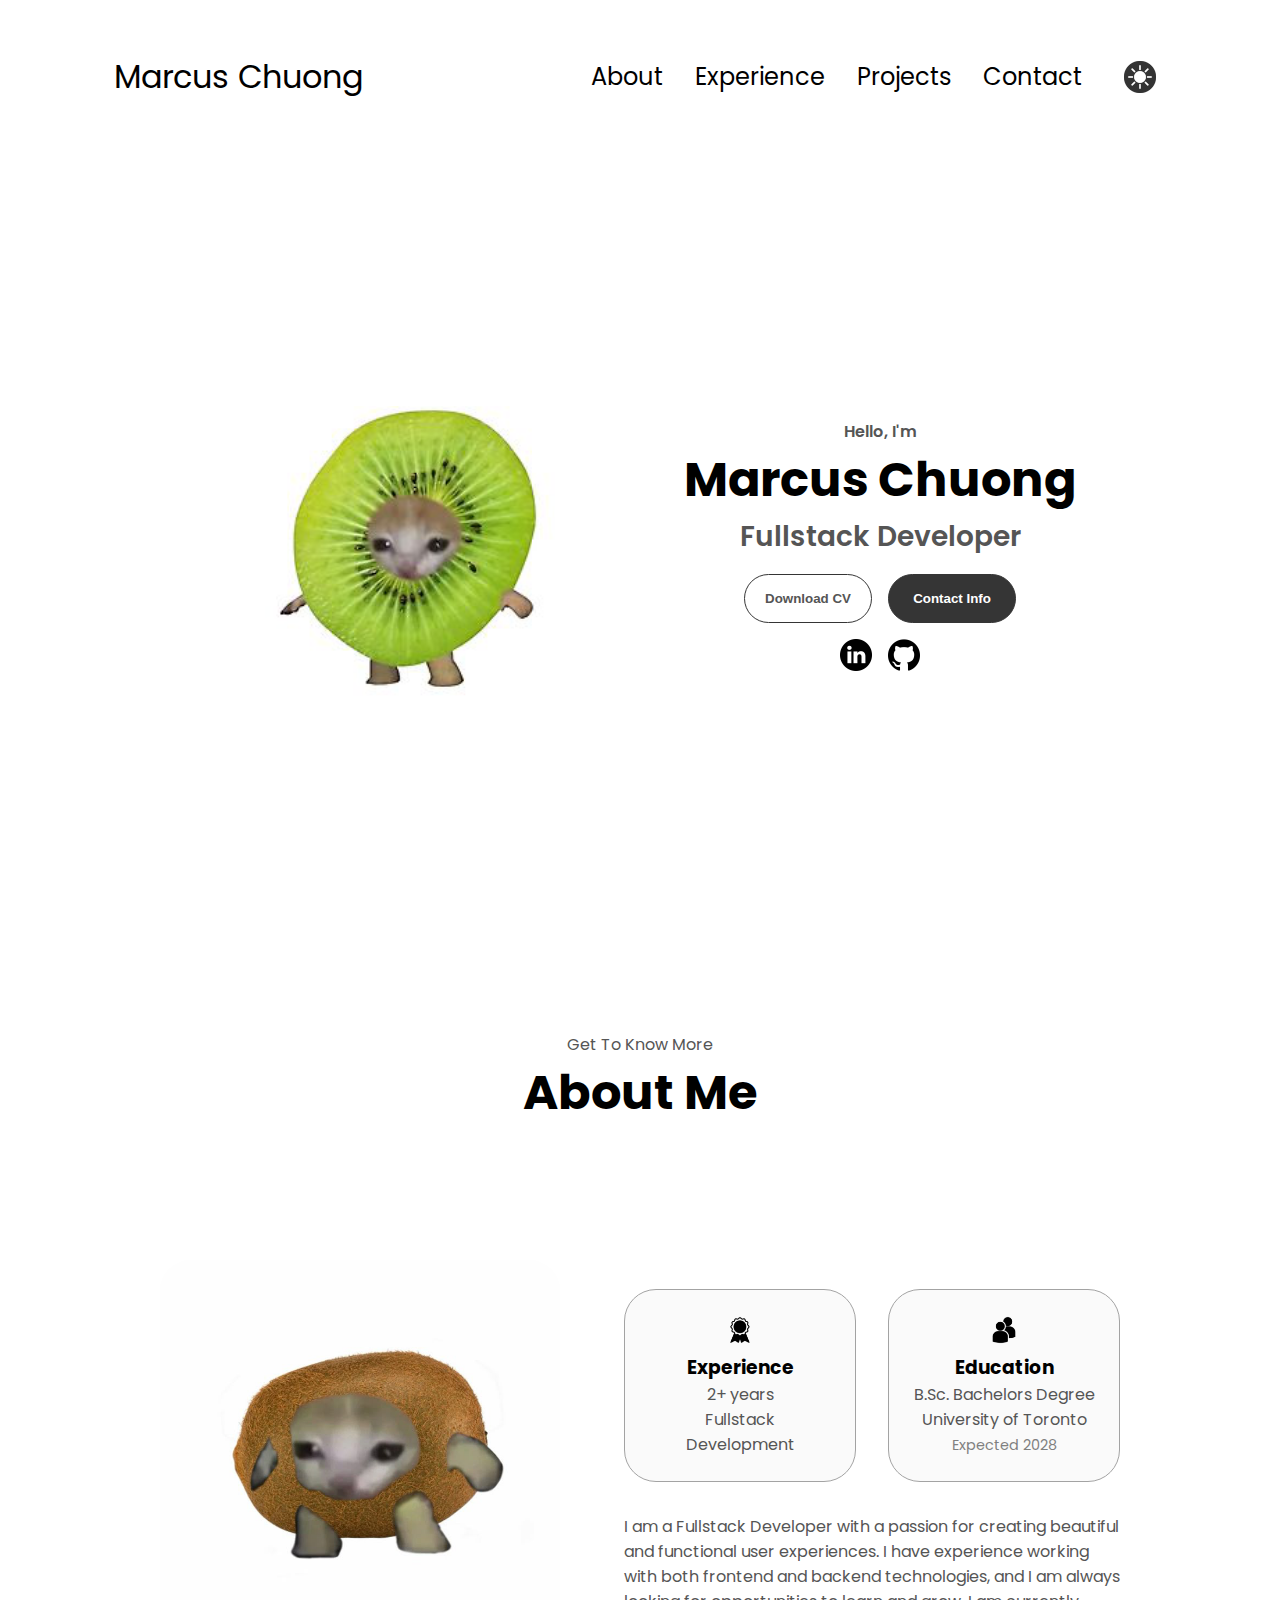
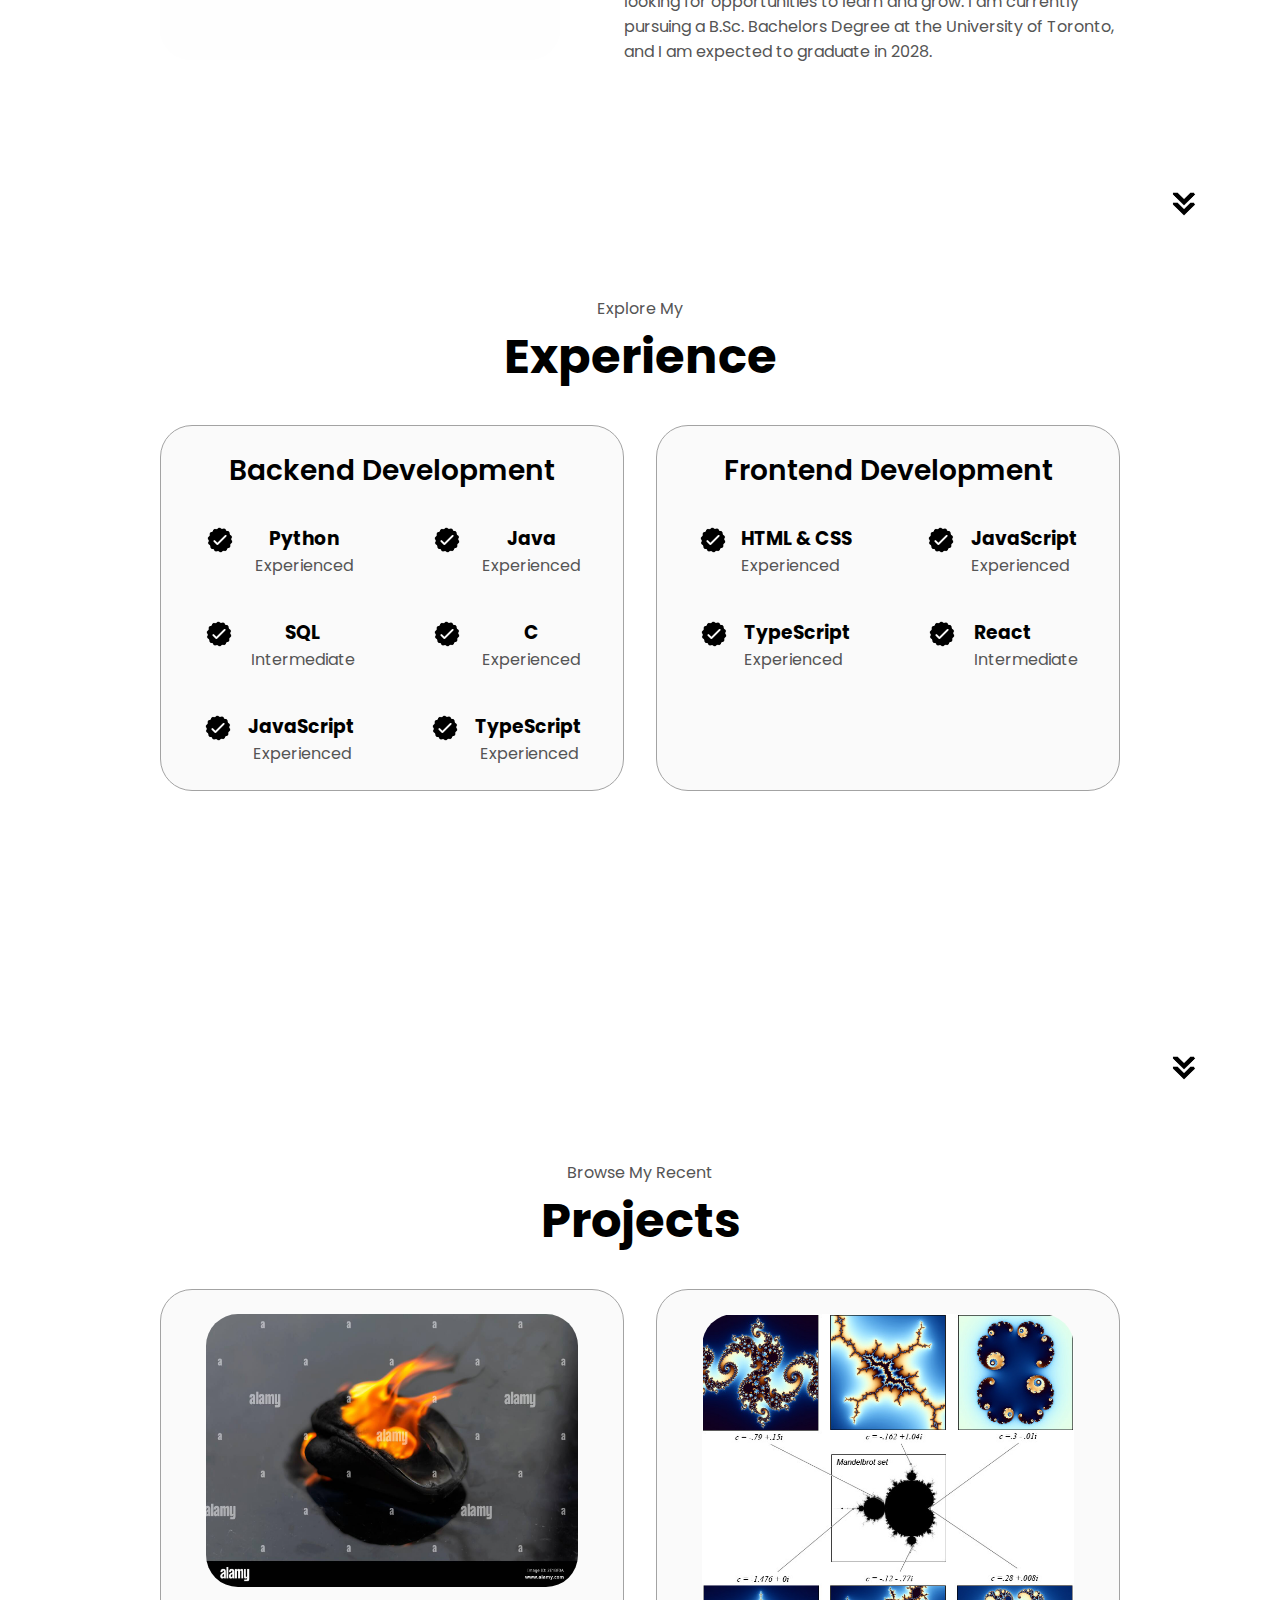
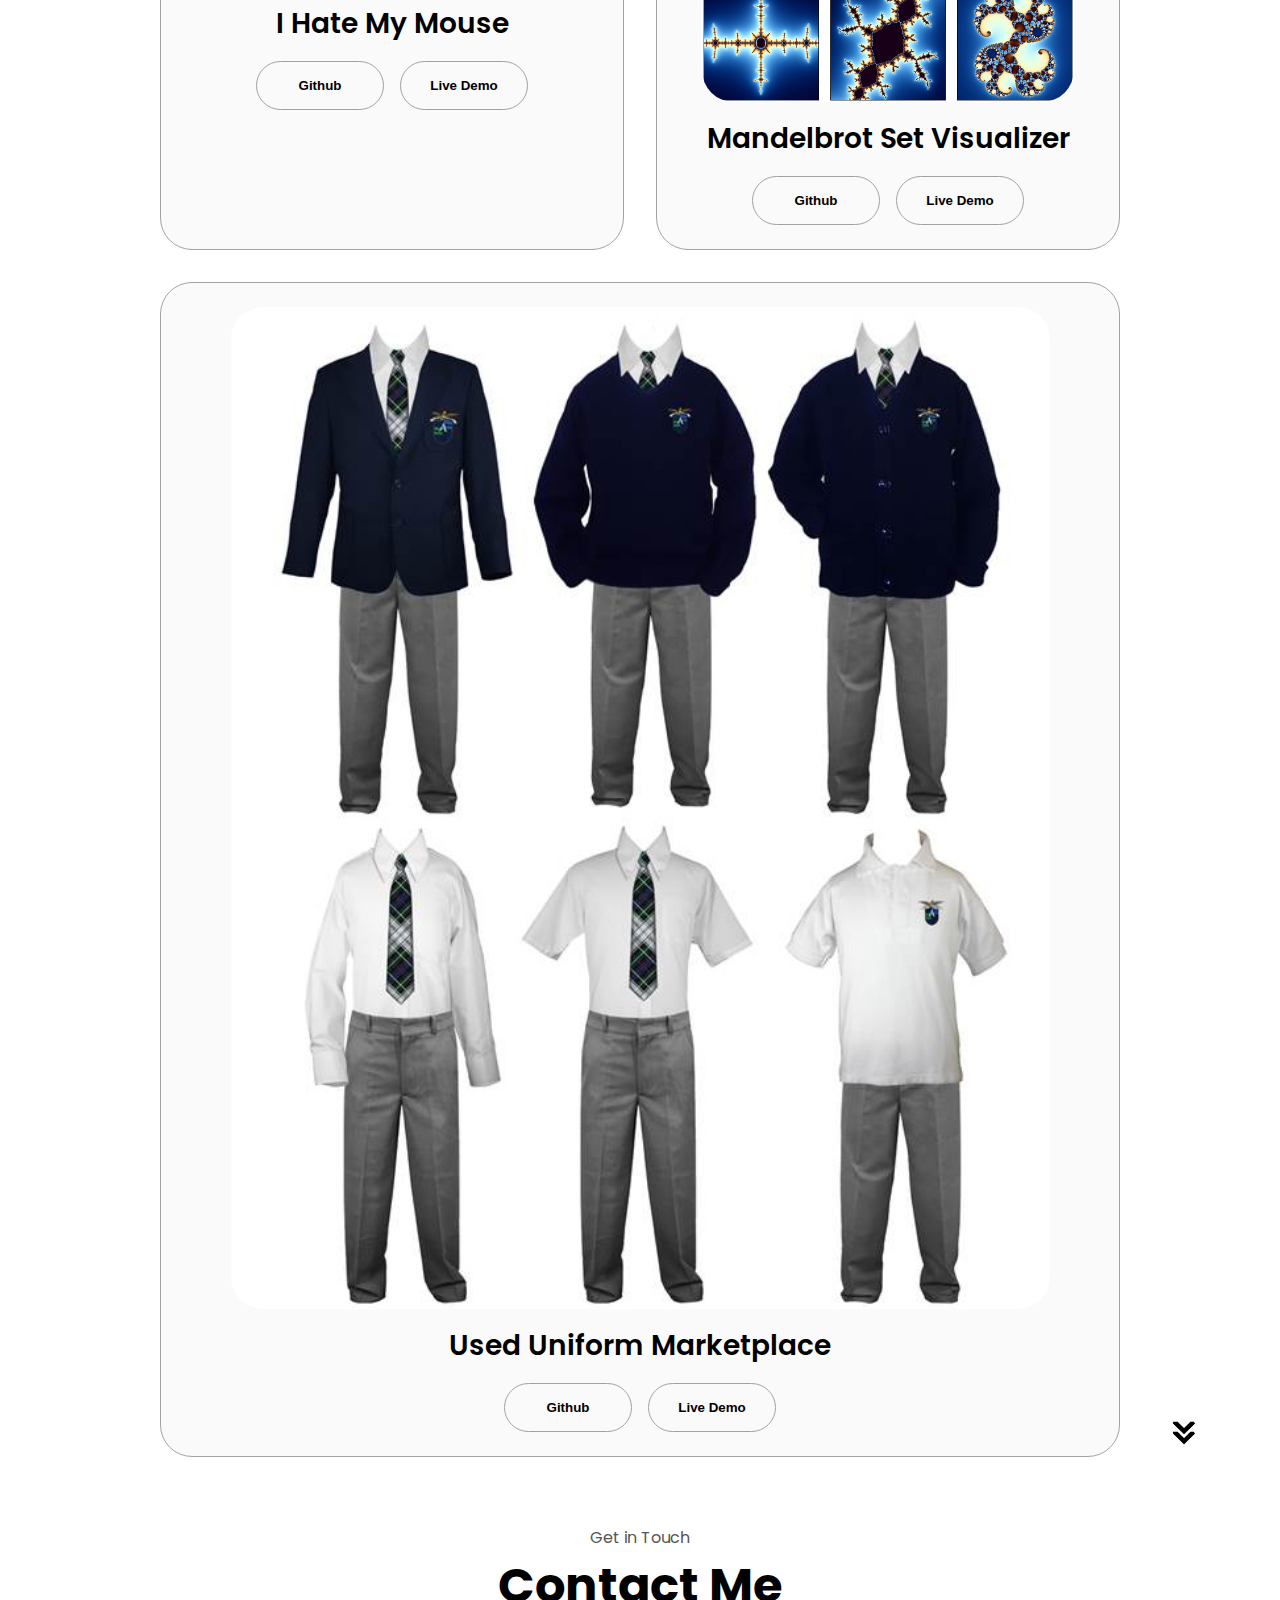
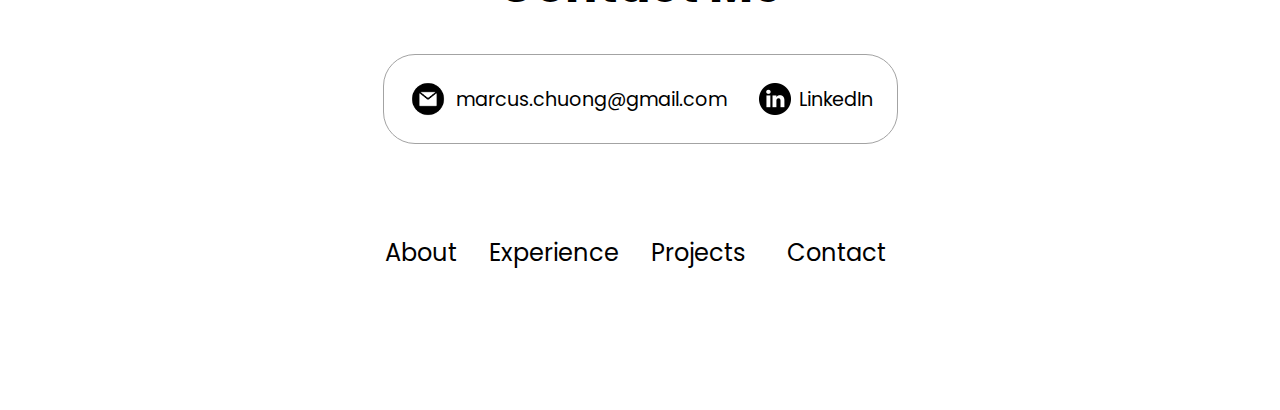
<file: index.html>
<!DOCTYPE html>
<html lang="en">
  <head>
    <meta charset="UTF-8" />
    <meta http-equiv="X-UA-Compatible" content="IE=edge" />
    <meta name="viewport" content="width=device-width, initial-scale=1.0" />
    <title>My Portfolio</title>
    <link rel="stylesheet" href="style.css" />
    <link rel="stylesheet" href="mediaqueries.css" />
  </head>
  <body>
    <nav id="desktop-nav">
      <div class="logo">Marcus Chuong</div>
      <div>
        <ul class="nav-links">
          <li><a href="#about">About</a></li>
          <li><a href="#experience">Experience</a></li>
          <li><a href="#projects">Projects</a></li>
          <li><a href="#contact">Contact</a></li>
          <li>
            <img
              id="modeToggle"
              class="icon color-icon"
              src="./assets/theme_light.png"
              src-light="./assets/theme_light.png"
              src-dark="./assets/theme_dark.png"
              alt="Color them icon"
            />
          </li>
        </ul>
      </div>
    </nav>
    <nav id="hamburger-nav">
      <div class="logo">Marcus Chuong</div>
      <div class="hamburger-menu">
        <div class="hamburger-icon" onclick="toggleMenu()">
          <span></span>
          <span></span>
          <span></span>
        </div>
        <div class="menu-links">
          <li><a href="#about" onclick="toggleMenu()">About</a></li>
          <li><a href="#experience" onclick="toggleMenu()">Experience</a></li>
          <li><a href="#projects" onclick="toggleMenu()">Projects</a></li>
          <li><a href="#contact" onclick="toggleMenu()">Contact</a></li>
          <li>
            <img
              id="modeToggle2"
              class="icon color-icon"
              src="./assets/theme_light.png"
              src-light="./assets/theme_light.png"
              src-dark="./assets/theme_dark.png"
              alt="Color them icon"
            />
          </li>
        </div>
      </div>
    </nav>
    <section id="profile" class="fade-in-section">
      <div class="section__pic-container">
        <img src="./assets/kiwi cat-modified.png" alt="Marcus Chuong profile picture" />
      </div>
      <div class="section__text">
        <p class="section__text__p1" id="hello-text">Hello, I'm</p>
        <h1 class="title" id="name-text">Marcus Chuong</h1>
        <p class="section__text__p2" id="role-text">Fullstack Developer</p>
        <div class="btn-container">
          <button
            class="btn btn-color-2"
            onclick="window.open('./assets/resume-example.pdf')"
          >
            Download CV
          </button>
          <button class="btn btn-color-1" onclick="location.href='./#contact'">
            Contact Info
          </button>
        </div>
        <div id="socials-container">
          <img
            src="./assets/linkedin_light.png"
            src-light="./assets/linkedin_light.png"
            src-dark="./assets/linkedin_dark.png"
            alt="My LinkedIn profile"
            class="icon linkedin-icon"
            onclick="location.href='www.linkedin.com/in/marcus-chuong'"
          />
          <img
            src="./assets/github_light.png"
            src-light="./assets/github_light.png"
            src-dark="./assets/github_dark.png"
            alt="My github profile"
            class="icon github-icon"
            onclick="location.href='https://github.com/toenailMuncher'"
          />
        </div>
      </div>
    </section>
    <section id="about" class="fade-in-section">
      <p class="section__text__p1">Get To Know More</p>
      <h1 class="title">About Me</h1>
      <div class="section-container">
        <div class="section__pic-container">
          <img
            src="./assets/wholeKiwi.png"
            alt="Profile picture"
            class="about-pic"
          />
        </div>
        <div class="about-details-container">
          <div class="about-containers">
            <div class="details-container">
              <img
                src="./assets/experience_light.png"
                src-light="./assets/experience_light.png"
                src-dark="./assets/experience_dark.png"
                alt="Experience icon"
                class="icon"
              />
              <h3>Experience</h3>
              <p>2+ years <br />Fullstack Development</p>
            </div>
            <div class="details-container">
              <img
                src="./assets/education_light.png"
                src-light="./assets/education_light.png"
                src-dark="./assets/education_dark.png"
                alt="Education icon"
                class="icon"
              />
              <h3>Education</h3>
              <p>B.Sc. Bachelors Degree<br />University of Toronto<br /><span style="font-size: 0.9em; color: grey;">Expected 2028</span></p>
            </div>
          </div>
          <div class="text-container">
            <p>
              I am a Fullstack Developer with a passion for creating beautiful
              and functional user experiences. I have experience working with
              both frontend and backend technologies, and I am always looking
              for opportunities to learn and grow. I am currently pursuing a
              B.Sc. Bachelors Degree at the University of Toronto, and I am
              expected to graduate in 2028.
            </p>
          </div>
        </div>
      </div>
      <img
        src="./assets/arrow_light.png"
        src-light="./assets/arrow_light.png"
        src-dark="./assets/arrow_dark.png"
        alt="Arrow icon"
        class="icon arrow"
        onclick="location.href='./#experience'"
      />
    </section>
    <section id="experience" class="fade-in-section">
      <p class="section__text__p1">Explore My</p>
      <h1 class="title">Experience</h1>
      <div class="experience-details-container">
        <div class="about-containers">
          <div class="details-container">
            <h2 class="experience-sub-title">Backend Development</h2>
            <div class="article-container" style="text-align: center;">
              <article>
                <img
                  src="./assets/checkmark_light.png"
                  src-light="./assets/checkmark_light.png"
                  src-dark="./assets/checkmark_dark.png"
                  alt="Experience icon"
                  class="icon"
                />
                <div>
                  <h3>Python</h3>
                  <p>Experienced</p>
                </div>
              </article>
              <article>
                <img
                  src="./assets/checkmark_light.png"
                  src-light="./assets/checkmark_light.png"
                  src-dark="./assets/checkmark_dark.png"
                  alt="Experience icon"
                  class="icon"
                />
                <div>
                  <h3>Java</h3>
                  <p>Experienced</p>
                </div>
              </article>
              <article>
                <img
                  src="./assets/checkmark_light.png"
                  src-light="./assets/checkmark_light.png"
                  src-dark="./assets/checkmark_dark.png"
                  alt="Experience icon"
                  class="icon"
                />
                <div>
                  <h3>SQL</h3>
                  <p>Intermediate</p>
                </div>
              </article>
              <article>
                <img
                  src="./assets/checkmark_light.png"
                  src-light="./assets/checkmark_light.png"
                  src-dark="./assets/checkmark_dark.png"
                  alt="Experience icon"
                  class="icon"
                />
                <div>
                  <h3>C</h3>
                  <p>Experienced</p>
                </div>
              </article>
              <article>
                <img
                  src="./assets/checkmark_light.png"
                  src-light="./assets/checkmark_light.png"
                  src-dark="./assets/checkmark_dark.png"
                  alt="Experience icon"
                  class="icon"
                />
                <div>
                  <h3>JavaScript</h3>
                  <p>Experienced</p>
                </div>
              </article>
              <article>
                <img
                  src="./assets/checkmark_light.png"
                  src-light="./assets/checkmark_light.png"
                  src-dark="./assets/checkmark_dark.png"
                  alt="Experience icon"
                  class="icon"
                />
                <div>
                  <h3>TypeScript</h3>
                  <p>Experienced</p>
                </div>
              </article>
            </div>
          </div>
          <div class="details-container">
            <h2 class="experience-sub-title">Frontend Development</h2>
            <div class="article-container">
              <article>
                <img
                  src="./assets/checkmark_light.png"
                  src-light="./assets/checkmark_light.png"
                  src-dark="./assets/checkmark_dark.png"
                  alt="Experience icon"
                  class="icon"
                />
                <div>
                  <h3>HTML & CSS</h3>
                  <p>Experienced</p>
                </div>
              </article>
              <article>
                <img
                  src="./assets/checkmark_light.png"
                  src-light="./assets/checkmark_light.png"
                  src-dark="./assets/checkmark_dark.png"
                  alt="Experience icon"
                  class="icon"
                />
                <div>
                  <h3>JavaScript</h3>
                  <p>Experienced</p>
                </div>
              </article>
              <article>
                <img
                  src="./assets/checkmark_light.png"
                  src-light="./assets/checkmark_light.png"
                  src-dark="./assets/checkmark_dark.png"
                  alt="Experience icon"
                  class="icon"
                />
                <div>
                  <h3>TypeScript</h3>
                  <p>Experienced</p>
                </div>
              </article>
              <article>
                <img
                  src="./assets/checkmark_light.png"
                  src-light="./assets/checkmark_light.png"
                  src-dark="./assets/checkmark_dark.png"
                  alt="Experience icon"
                  class="icon"
                />
                <div>
                  <h3>React</h3>
                  <p>Intermediate</p>
                </div>
              </article>
            </div>
          </div>
        </div>
      </div>
      <img
        src="./assets/arrow_light.png"
        src-light="./assets/arrow_light.png"
        src-dark="./assets/arrow_dark.png"
        alt="Arrow icon"
        class="icon arrow"
        onclick="location.href='./#projects'"
      />
    </section>
    <section id="projects" class="fade-in-section">
      <p class="section__text__p1">Browse My Recent</p>
      <h1 class="title">Projects</h1>
      <div class="experience-details-container">
        <div class="about-containers">
          <div class="details-container color-container">
            <div class="article-container">
              <img
                src="./assets/burning mouse.png"
                alt="Project 1"
                class="project-img"
              />
            </div>
            <h2 class="experience-sub-title project-title">I Hate My Mouse </h2>
            <div class="btn-container">
              <button
                class="btn btn-color-2 project-btn"
                onclick="location.href='https://github.com/toenailMuncher/I-hate-using-my-mouse'"
              >
                Github
              </button>
              <button
                class="btn btn-color-2 project-btn"
                onclick="location.href='https://github.com/toenailMuncher/I-hate-using-my-mouse/tree/main/__pycache__'"
              >
                Live Demo
              </button>
            </div>
          </div>
          <div class="details-container color-container">
            <div class="article-container">
              <img
                src="./assets/mandelbrot.png"
                alt="Project 2"
                class="project-img"
              />
            </div>
            <h2 class="experience-sub-title project-title">Mandelbrot Set Visualizer</h2>
            <div class="btn-container">
              <button
                class="btn btn-color-2 project-btn"
                onclick="location.href='https://github.com/toenailMuncher/Mandelbrot-Set'"
              >
                Github
              </button>
              <button
                class="btn btn-color-2 project-btn"
                onclick="location.href='https://github.com/toenailMuncher/Mandelbrot-Set/tree/main/mandelbrotSet'"
              >
                Live Demo
              </button>
            </div>
          </div>
          <div class="details-container color-container">
            <div class="article-container">
              <img
                src="./assets/uniform.png"
                alt="Project 3"
                class="project-img"
              />
            </div>
            <h2 class="experience-sub-title project-title">Used Uniform Marketplace</h2>
            <div class="btn-container">
              <button
                class="btn btn-color-2 project-btn"
                onclick="location.href='https://github.com/ConfusingDuck/Uniform-App'"
              >
                Github
              </button>
              <button
                class="btn btn-color-2 project-btn"
                onclick="location.href='https://github.com/'"
              >
                Live Demo
              </button>
            </div>
          </div>
        </div>
      </div>
      <img
        src="./assets/arrow_light.png"
        src-light="./assets/arrow_light.png"
        src-dark="./assets/arrow_dark.png"
        alt="Arrow icon"
        class="icon arrow"
        onclick="location.href='./#contact'"
      />
    </section>
    <section id="contact" class="fade-in-section">
      <p class="section__text__p1">Get in Touch</p>
      <h1 class="title">Contact Me</h1>
      <div class="contact-info-upper-container">
        <div class="contact-info-container">
          <img
            src="./assets/email_light.png"
            src-light="./assets/email_light.png"
            src-dark="./assets/email_dark.png"
            alt="Email icon"
            class="icon contact-icon email-icon"
          />
          <p><a href="mailto:examplemail@gmail.com">marcus.chuong@gmail.com</a></p>
        </div>
        <div class="contact-info-container">
          <img
            src="./assets/linkedin_light.png"
            src-light="./assets/linkedin_light.png"
            src-dark="./assets/linkedin_dark.png"
            alt="My LinkedIn profile"
            class="icon linkedin-icon"
            onclick="location.href='www.linkedin.com/in/marcus-chuong'"
          />
          <p><a href="https://www.linkedin.com">LinkedIn</a></p>
        </div>
      </div>
    </section>
    <footer>
      <nav>
        <div class="nav-links-container">
          <ul class="nav-links">
            <li><a href="#about">About</a></li>
            <li><a href="#experience">Experience</a></li>
            <li><a href="#projects">Projects</a></li>
            <li><a href="#contact">Contact</a></li>
          </ul>
        </div>
      </nav>
    </footer>
    <script src="script.js"></script>
  </body>
</html>
</file>
<file: style.css>
/* GENERAL */

@import url("https://fonts.googleapis.com/css2?family=Poppins:wght@300;400;500;600&display=swap");

/* Default Light Mode */
:root {
  --primary-color: white;
  --primary-color-2: rgb(250, 250, 250);
  --primary-color-3: rgb(181, 181, 181);
  --background-color: rgb(255, 255, 255);
  --secondary-color: black;
  --secondary-color-2: rgb(85, 85, 85);
  --button-background: rgb(53, 53, 53);
  --button-text-hover: grey;
  --button-border: rgb(53, 53, 53) 0.1rem solid;
  --button-border-2: rgb(255, 255, 255) 0.1rem solid;
  --container-border: rgb(163, 163, 163);
  --transition-duration: 0.3s;
}

/* Dark Mode */
[theme="dark"] {
  --primary-color: black;
  --primary-color-2: rgb(39, 39, 39);
  --primary-color-3: rgb(74, 74, 74);
  --background-color: rgb(33, 33, 33);
  --secondary-color: white;
  --secondary-color-2: rgb(170, 170, 170);
  --button-background: rgb(202, 202, 202);
  --button-text-hover: lightgrey;
  --button-border: rgb(202, 202, 202) 0.1rem solid;
  --button-border-2: rgb(0, 0, 0) 0.1rem solid;
  --container-border: rgb(92, 92, 92);
}

* {
  margin: 0;
  padding: 0;
}

h3 {
  color: var(--secondary-color);
}

body {
  font-family: "Poppins", sans-serif;
  background-color: var(--background-color);
  transition: background-color var(--transition-duration), color var(--transition-duration);
}

html {
  scroll-behavior: smooth;
}

p {
  color: var(--secondary-color-2);
}

/* TRANSITION */

a,
.btn {
  transition: all 300ms ease;
}

nav,
.menu-links,
.details-container,
.color-container,
.contact-info-upper-container {
  transition: background-color var(--transition-duration), color var(--transition-duration), border-color var(--transition-duration);
}

.icon {
  transition: filter var(--transition-duration);
}

/* DESKTOP NAV */

nav,
.nav-links {
  display: flex;
  align-items: center;
}

nav {
  justify-content: space-around;
  height: 17vh;
}

.nav-links {
  gap: 2rem;
  list-style: none;
  font-size: 1.5rem;
}

nav li:last-child {
  width: max-content;
  display: flex;
  margin: auto;
  padding: 10px;
}

a {
  color: var(--secondary-color);
  text-decoration: none;
  text-decoration-color: var(--primary-color);
}

a:hover {
  text-decoration: underline;
  text-underline-offset: 1rem;
  text-decoration-color: var(--secondary-color);
}

nav a:hover {
  color: var(--secondary-color);
  text-decoration-color: var(--secondary-color);
}

.logo {
  font-size: 2rem;
  color: var(--secondary-color);
}

.logo:hover {
  cursor: default;
}

/* HAMBURGER MENU */

#hamburger-nav {
  display: none;
}

.hamburger-menu {
  position: relative;
  display: inline-block;
}

.hamburger-icon {
  display: flex;
  flex-direction: column;
  justify-content: space-between;
  height: 24px;
  width: 30px;
  cursor: pointer;
}

.hamburger-icon span {
  width: 100%;
  height: 2px;
  background-color: var(--secondary-color);
  transition: all 0.3 ease-in-out;
}

.menu-links {
  position: absolute;
  top: 100%;
  right: 0;
  background-color: var(--primary-color);
  width: fit-content;
  max-height: 0;
  overflow: hidden;
  transition: all 0.3 ease-in-out;
}

.menu-links a {
  display: block;
  padding: 10px;
  text-align: center;
  font-size: 1.5rem;
  color: var(--secondary-color);
  text-decoration: none;
  transition: all 0.3 ease-in-out;
}

.menu-links li {
  list-style: none;
}

.menu-links.open {
  max-height: 300px;
}

.hamburger-icon.open span:first-child {
  transform: rotate(45deg) translate(10px, 5px);
}

.hamburger-icon.open span:nth-child(2) {
  opacity: 0;
}

.hamburger-icon.open span:last-child {
  transform: rotate(-45deg) translate(10px, -5px);
}

.hamburger-icon span:first-child {
  transform: none;
}

.hamburger-icon span:first-child {
  opacity: 1;
}

.hamburger-icon span:first-child {
  transform: none;
}

/* SECTIONS */

section {
  padding-top: 4vh;
  height: 96vh;
  margin: 0 10rem;
  box-sizing: border-box;
  min-height: fit-content;
}

.section-container {
  display: flex;
}

/* PROFILE SECTION */

#profile {
  display: flex;
  justify-content: center;
  gap: 5rem;
  height: 80vh;
}

.section__pic-container {
  display: flex;
  height: 400px;
  width: 400px;
  margin: auto 0;
}

.section__text {
  align-self: center;
  text-align: center;
}

.section__text p {
  font-weight: 600;
}

.section__text__p1 {
  text-align: center;
}

.section__text__p2 {
  font-size: 1.75rem;
  margin-bottom: 1rem;
}

.title {
  color: var(--secondary-color);
  font-size: 3rem;
  text-align: center;
}

#socials-container {
  display: flex;
  justify-content: center;
  margin-top: 1rem;
  gap: 1rem;
}

/* ICONS */

.icon {
  cursor: pointer;
  height: 2rem;
}

/* BUTTONS */

.btn-container {
  display: flex;
  justify-content: center;
  gap: 1rem;
}

.btn {
  font-weight: 600;
  transition: all 300ms ease;
  padding: 1rem;
  width: 8rem;
  border-radius: 2rem;
}

.btn-color-1,
.btn-color-2 {
  border: var(--button-border);
  color: var(--secondary-color-2);
}

.btn-color-1:hover,
.btn-color-2:hover {
  cursor: pointer;
}

.btn-color-1,
.btn-color-2:hover {
  background: var(--button-background);
  color: var(--primary-color);
}

.btn-color-1:hover {
  background: var(--secondary-color);
}

.btn-color-2 {
  background: none;
}

.btn-color-2:hover {
  border: var(--button-border);
  background: var(--secondary-color);
}

.btn-container {
  gap: 1rem;
}

/* ABOUT SECTION */

#about {
  position: relative;
}

.about-containers {
  gap: 2rem;
  margin-bottom: 2rem;
  margin-top: 2rem;
}

.about-details-container {
  justify-content: center;
  flex-direction: column;
}

.about-containers,
.about-details-container {
  display: flex;
}

.about-pic {
  border-radius: 2rem;
}

.arrow {
  position: absolute;
  right: -5rem;
  bottom: 2.5rem;
}

.details-container {
  padding: 1.5rem;
  flex: 1;
  background: var(--primary-color-2);
  border-radius: 2rem;
  border: var(--button-border);
  border-color: var(--container-border);
  text-align: center;
}

.section-container {
  gap: 4rem;
  height: 80%;
}

.section__pic-container {
  height: 400px;
  width: 400px;
  margin: auto 0;
}

/* EXPERIENCE SECTION */

#experience {
  position: relative;
}

.experience-sub-title {
  color: var(--secondary-color);
  font-weight: 600;
  font-size: 1.75rem;
  margin-bottom: 2rem;
}

.experience-details-container {
  display: flex;
  justify-content: center;
  flex-direction: column;
}

.article-container {
  display: flex;
  text-align: initial;
  flex-wrap: wrap;
  flex-direction: row;
  gap: 2.5rem;
  justify-content: space-around;
}

article {
  display: flex;
  width: 10rem;
  justify-content: space-around;
  gap: 0.5rem;
}

article .icon {
  cursor: default;
}

/* PROJECTS SECTION */

#projects {
  position: relative;
}

.color-container {
  border-color: var(--container-border);
  background: var(--primary-color-2);
}

.project-img {
  border-radius: 2rem;
  width: 90%;
  height: 90%;
}

.project-title {
  margin: 1rem;
  color: var(--secondary-color);
}

.project-btn {
  color: var(--secondary-color);
  border-color: var(--container-border);
}

/* CONTACT */

#contact {
  display: flex;
  justify-content: center;
  flex-direction: column;
  height: 70vh;
}

.contact-info-upper-container {
  display: flex;
  justify-content: center;
  border-radius: 2rem;
  border: var(--button-border);
  border-color: var(--container-border);
  background: var(--background-color);
  margin: 2rem auto;
  padding: 0.5rem;
}

.contact-info-container {
  display: flex;
  align-items: center;
  justify-content: center;
  gap: 0.5rem;
  margin: 1rem;
}

.contact-info-container p {
  font-size: larger;
}

.contact-icon {
  cursor: default;
}

.email-icon {
  height: 2.5rem;
}

/* FOOTER SECTION */

footer {
  height: 26vh;
  margin: 0 1rem;
}

footer p {
  text-align: center;
}

#Effects

.fade-in-section {
opacity: 0;
transform: translateX(20px);
transition: opacity 0.6s ease-out, transform 0.6s ease-out;
}

.fade-in-section.is-visible {
opacity: 1;
transform: translateX(0);
}

.coding-languages-bar {
    overflow: hidden;
    white-space: nowrap;
    margin-top: 2rem;
    padding: 1rem 0;
    background-color: var(--primary-color-2);
    border-radius: 1rem;
  }
  
  .coding-languages {
    display: inline-block;
    animation: scroll 20s linear infinite;
  }
  
  .coding-language-icon {
    display: inline-block;
    padding: 0 2rem;
    height: 50px; /* Adjust the height as needed */
  }
  
  @keyframes scroll {
    0% {
      transform: translateX(100%);
    }
    100% {
      transform: translateX(-100%);
    }
  }
</file>
<file: mediaqueries.css>
@media screen and (max-width: 1400px) {
    #profile {
      height: 83vh;
      margin-bottom: 6rem;
    }
    .about-containers {
      flex-wrap: wrap;
    }
    #contact,
    #projects {
      height: fit-content;
    }
  }
  
  @media screen and (max-width: 1200px) {
    #desktop-nav {
      display: none;
    }
    #hamburger-nav {
      display: flex;
    }
    #experience,
    .experience-details-container {
      margin-top: 2rem;
    }
    #profile,
    .section-container {
      display: block;
    }
    .arrow {
      display: none;
    }
    section,
    .section-container {
      height: fit-content;
    }
    section {
      margin: 0 5%;
    }
    .section__pic-container {
      width: 275px;
      height: 275px;
      margin: 0 auto 2rem;
    }
    .about-containers {
      margin-top: 0;
    }
  }
  
  @media screen and (max-width: 600px) {
    #contact,
    footer {
      height: 40vh;
    }
    #profile {
      height: 83vh;
      margin-bottom: 0;
    }
    article {
      font-size: 1rem;
    }
    footer nav {
      height: fit-content;
      margin-bottom: 2rem;
    }
    .about-containers,
    .contact-info-upper-container,
    .btn-container {
      flex-wrap: wrap;
    }
    .contact-info-container {
      margin: 0;
    }
    .contact-info-container p,
    .nav-links li a {
      font-size: 1rem;
    }
    .experience-sub-title {
      font-size: 1.25rem;
    }
    .logo {
      font-size: 1.5rem;
    }
    .nav-links {
      flex-direction: column;
      gap: 0.5rem;
      text-align: center;
    }
    .section__pic-container {
      width: auto;
      height: 46vw;
      justify-content: center;
    }
    .section__text__p2 {
      font-size: 1.25rem;
    }
    .title {
      font-size: 2rem;
    }
    .text-container {
      text-align: justify;
    }
  }
</file>
